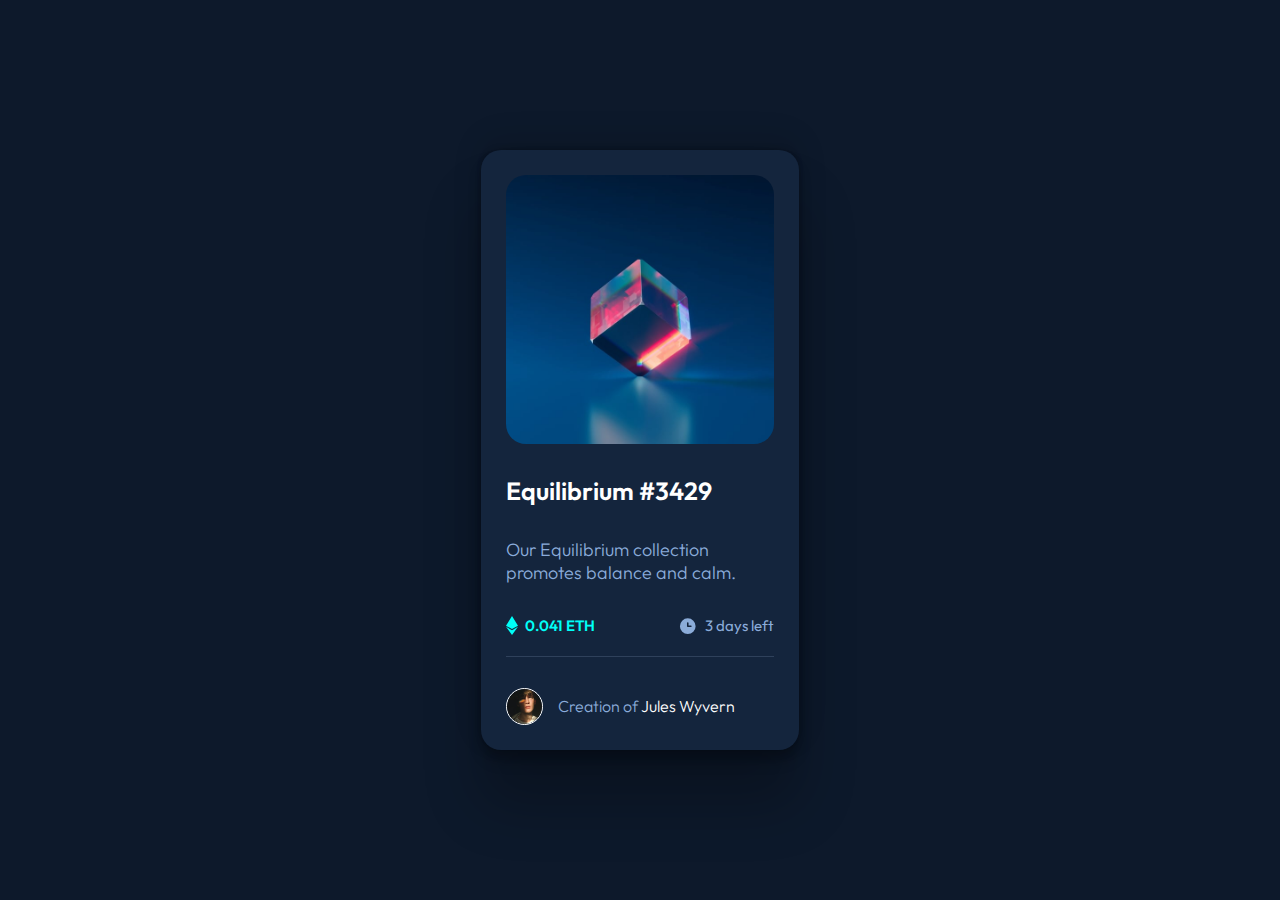
<file: nft-preview-card-component-main-main/index.html>
<!DOCTYPE html>
<html lang="en">
  <head>
    <meta charset="UTF-8">
    <meta name="viewport" content="width=device-width, initial-scale=1.0">
    <link rel="stylesheet" href="style.css" class="css">
    <title>Frontend Mentor | NFT preview card component</title>

  </head>
  <body>
    <div class="content">
      <div class="nftImg">
        <img src="images/image-equilibrium.jpg" alt="ntf Image">
        <svg class="svg" width="48" height="48" xmlns="http://www.w3.org/2000/svg"><g fill="none" fill-rule="evenodd"><path d="M0 0h48v48H0z"/><path d="M24 9C14 9 5.46 15.22 2 24c3.46 8.78 12 15 22 15 10.01 0 18.54-6.22 22-15-3.46-8.78-11.99-15-22-15Zm0 25c-5.52 0-10-4.48-10-10s4.48-10 10-10 10 4.48 10 10-4.48 10-10 10Zm0-16c-3.31 0-6 2.69-6 6s2.69 6 6 6 6-2.69 6-6-2.69-6-6-6Z" fill="#FFF" fill-rule="nonzero"/></g></svg>
      </div>
      <h1>Equilibrium #3429</h1>
      <h2>Our Equilibrium collection promotes balance and calm.</h2>
      <div class="details">
        <div class="cost">
          <img src="images/icon-ethereum.svg" alt="ethereum">
          <p>0.041 ETH</p>
        </div>
        <div class="time">
          <img src="images/icon-clock.svg" alt="icon-clock">
          <p>3 days left</p>
        </div>
      </div>
      <div class="credits">
        <img src="images/image-avatar.png" alt="image-avatar">
        <p>Creation of <span class="name">Jules Wyvern</span></p>
      </div>
    </div>
  </body>
</html>
</file>
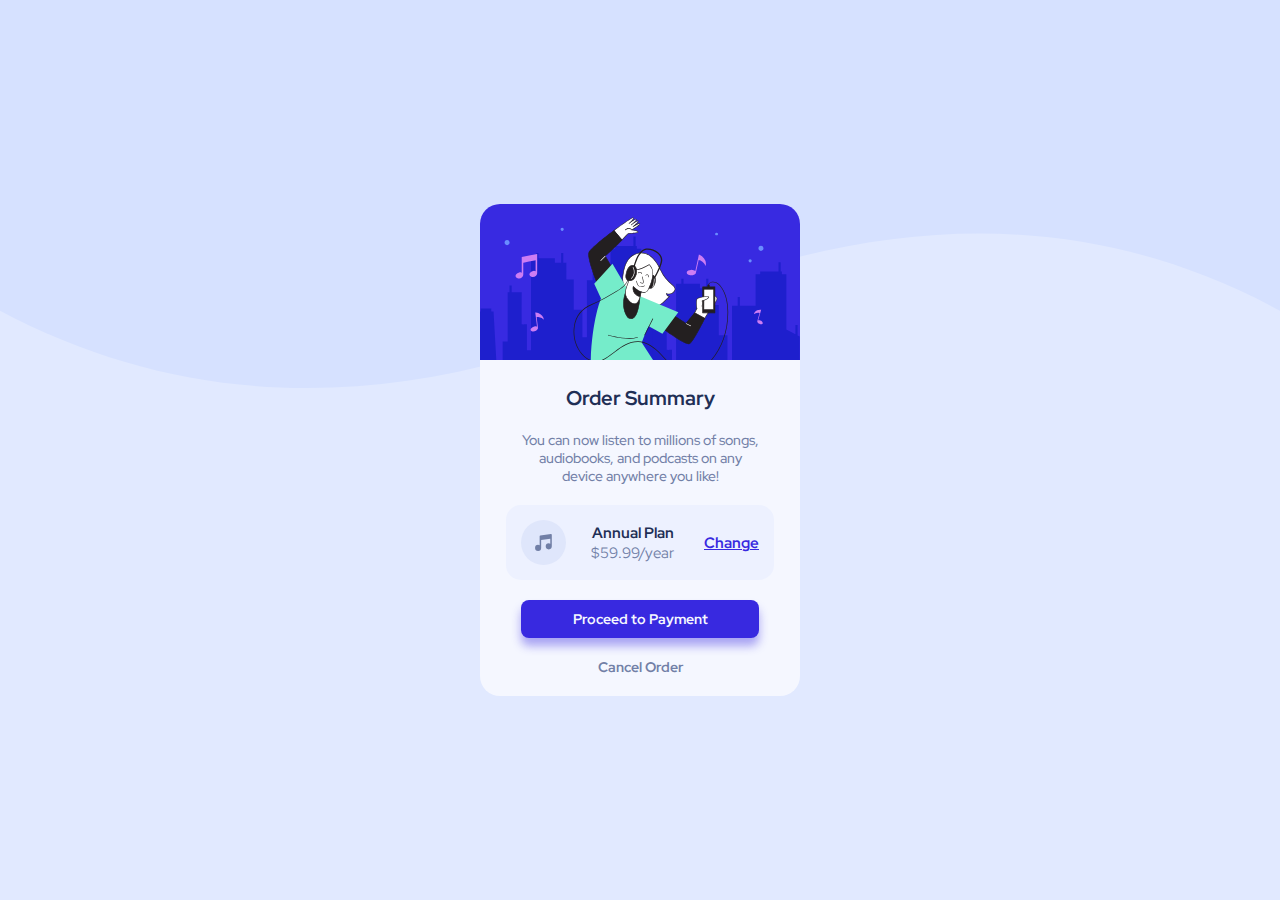
<file: order-summary-component-main-main/index.html>
<!DOCTYPE html>
<html lang="en">
  <head>
    <meta charset="UTF-8">
    <meta name="viewport" content="width=device-width, initial-scale=1.0">

    <link rel="stylesheet" href="style.css" class="css">
    <title>Frontend Mentor | Order summary card</title>

  </head>
  <body>
    <div class="card">
      <div class="header">
        <img src="images/illustration-hero.svg" alt="cape">
      </div>
      <div class="content">
        <h1>Order Summary</h1>
        <h2>You can now listen to millions of songs, audiobooks, and podcasts on any 
          device anywhere you like!</h2>
        <div class="details">
          <div class="price">
            <img src="images/icon-music.svg" alt="music-icon">
            <div class="priceText">
              <h3>Annual Plan</h3>
              <p>$59.99/year</p>
            </div>
          </div>
          <a href="#" target="_blank">Change</a>
        </div>
        <button class="buttonOne">Proceed to Payment</button>
        <button class="buttonTwo">Cancel Order</button>
      </div>
    </div>
  </body>
</html>
</file>
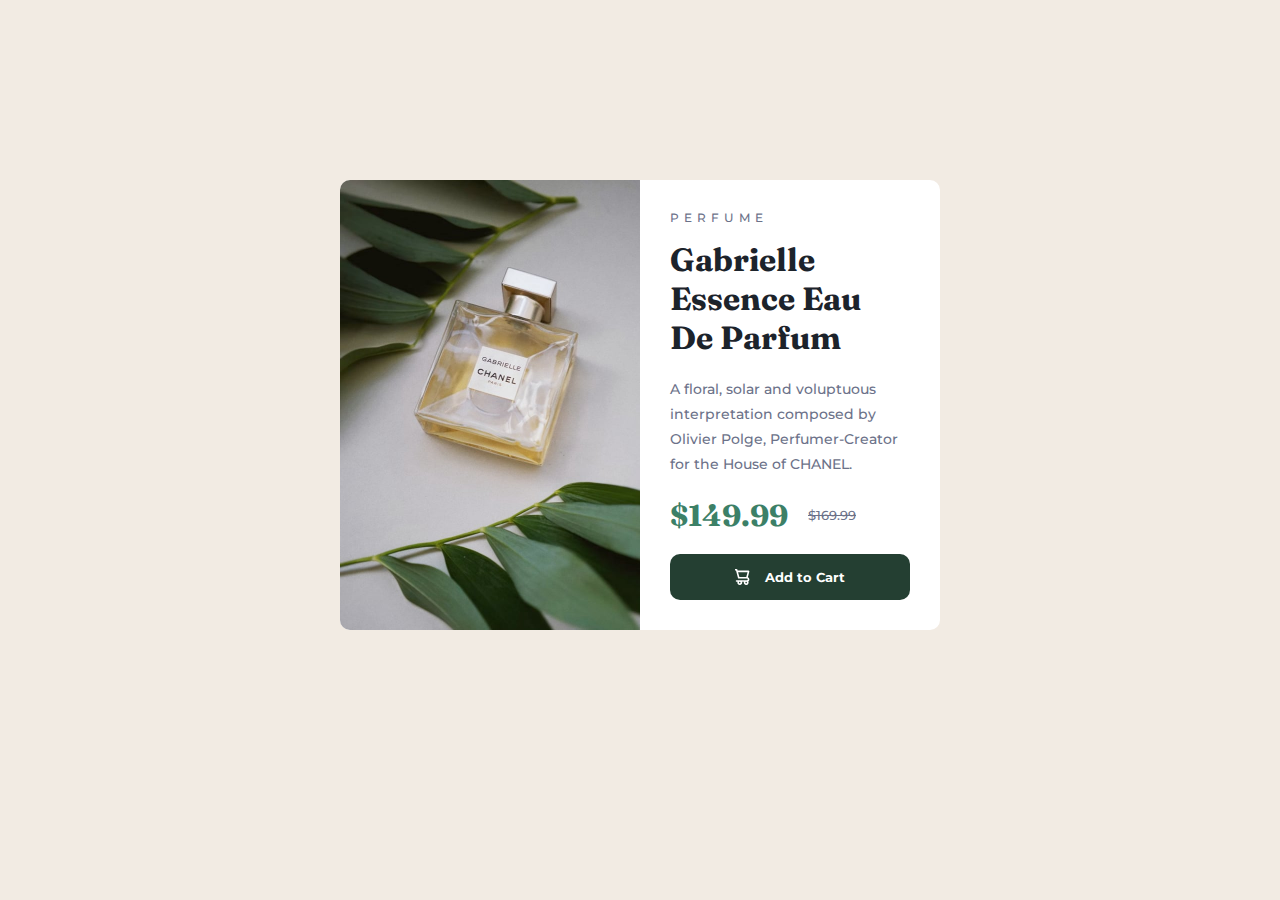
<file: Product-preview-card-component-main/index.html>
<!DOCTYPE html>
<html lang="en">
<head>
  <meta charset="UTF-8">
  <meta name="viewport" content="width=device-width, initial-scale=1.0">
  <link rel="icon" type="image/png" sizes="32x32" href="./images/favicon-32x32.png">
  <link rel="stylesheet" href="index.css">
  <title>Frontend Mentor | Product preview card component</title>

</head>
<body>
  <div class="card">
    <img src="image-product-desktop.jpg" alt="Perfumer-Creator">
    <img src="image-product-mobile.jpg" alt="Perfumer-Creator">
    <div class="card-text">
      <p class="p-title">PERFUME</p>
      <h1>Gabrielle Essence Eau De Parfum</h1>
      <h2>A floral, solar and voluptuous interpretation composed by Olivier Polge, 
        Perfumer-Creator for the House of CHANEL.</h2>
      <div class="prices">
        <p>$149.99</p>
        <p>$169.99</p>
      </div>
      <button><svg width="15" height="16" xmlns="http://www.w3.org/2000/svg"><path d="M14.383 10.388a2.397 2.397 0 0 0-1.518-2.222l1.494-5.593a.8.8 0 0 0-.144-.695.8.8 0 0 0-.631-.28H2.637L2.373.591A.8.8 0 0 0 1.598 0H0v1.598h.983l1.982 7.4a.8.8 0 0 0 .799.59h8.222a.8.8 0 0 1 0 1.599H1.598a.8.8 0 1 0 0 1.598h.943a2.397 2.397 0 1 0 4.507 0h1.885a2.397 2.397 0 1 0 4.331-.376 2.397 2.397 0 0 0 1.12-2.021ZM11.26 7.99H4.395L3.068 3.196h9.477L11.26 7.991Zm-6.465 6.392a.8.8 0 1 1 0-1.598.8.8 0 0 1 0 1.598Zm6.393 0a.8.8 0 1 1 0-1.598.8.8 0 0 1 0 1.598Z" fill="#FFF"/></svg>Add to Cart</button>
    </div>
  </div>
</body>
</html>
</file>
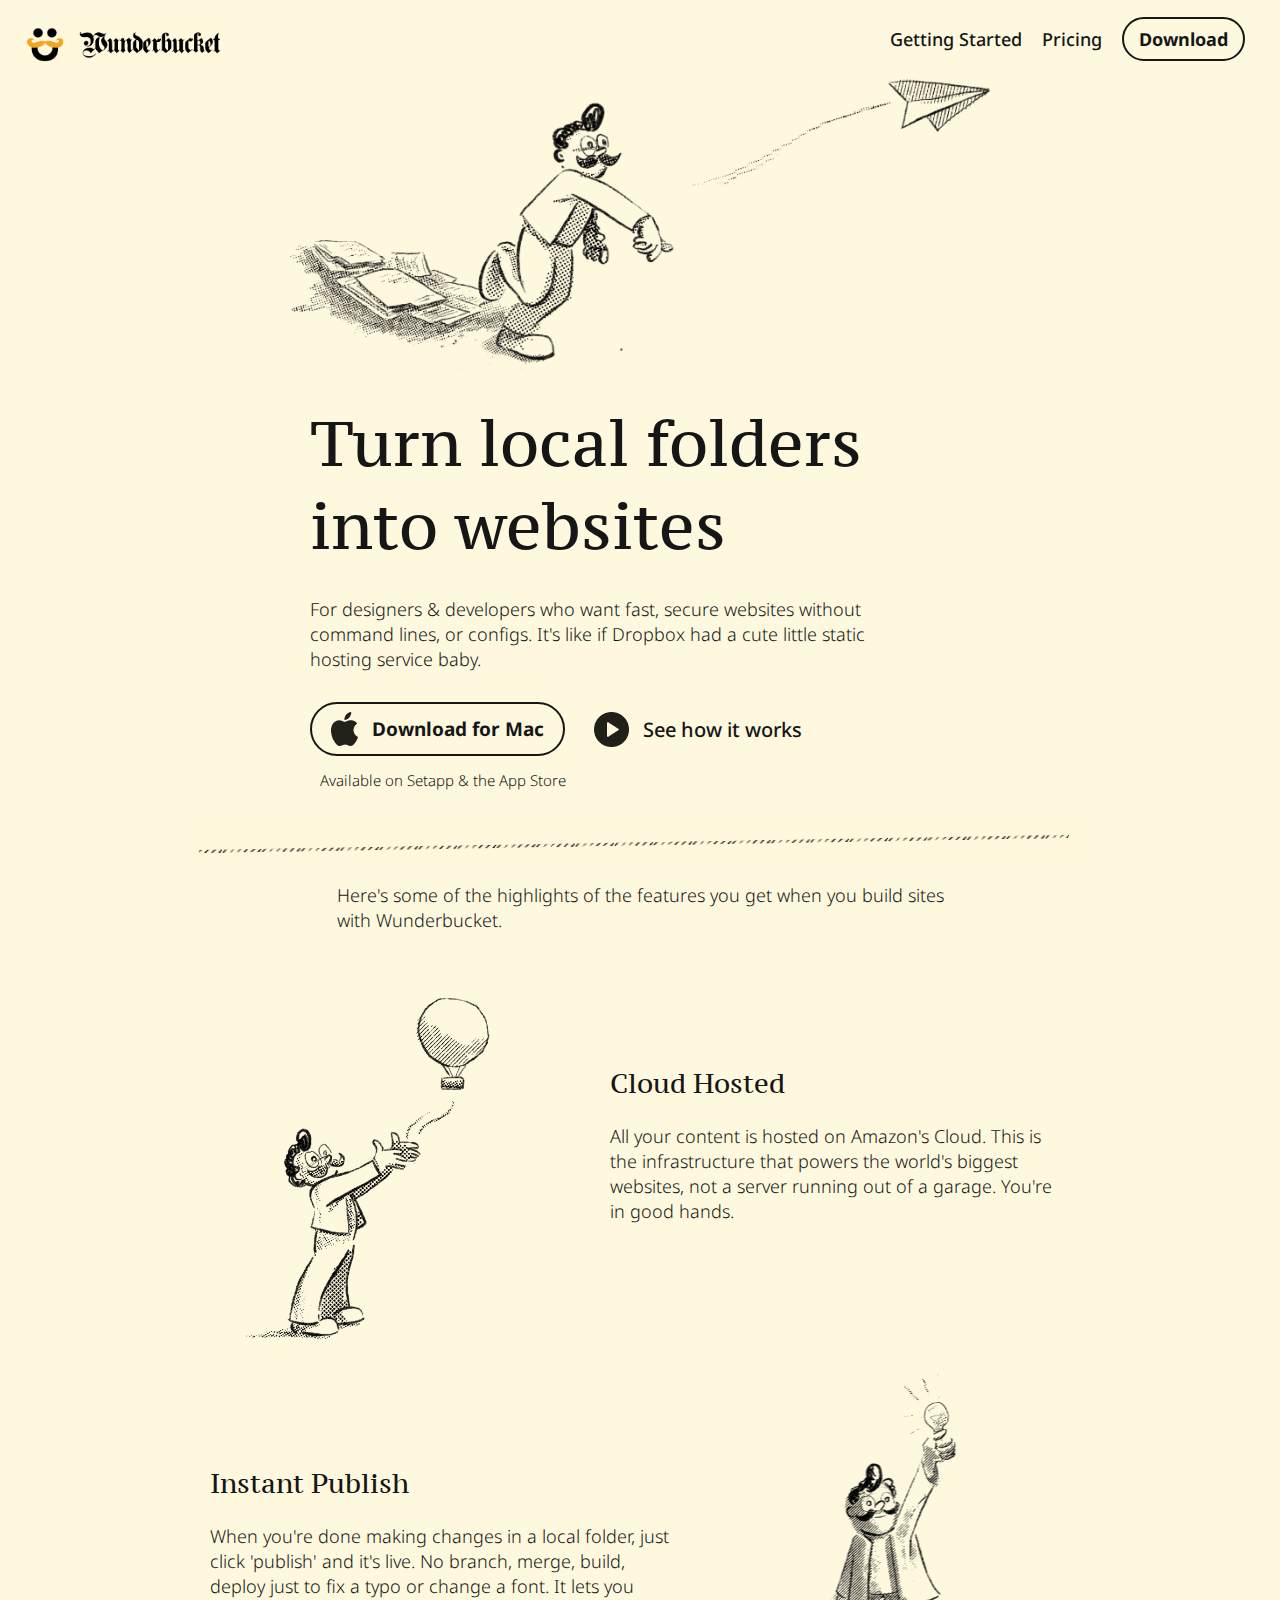
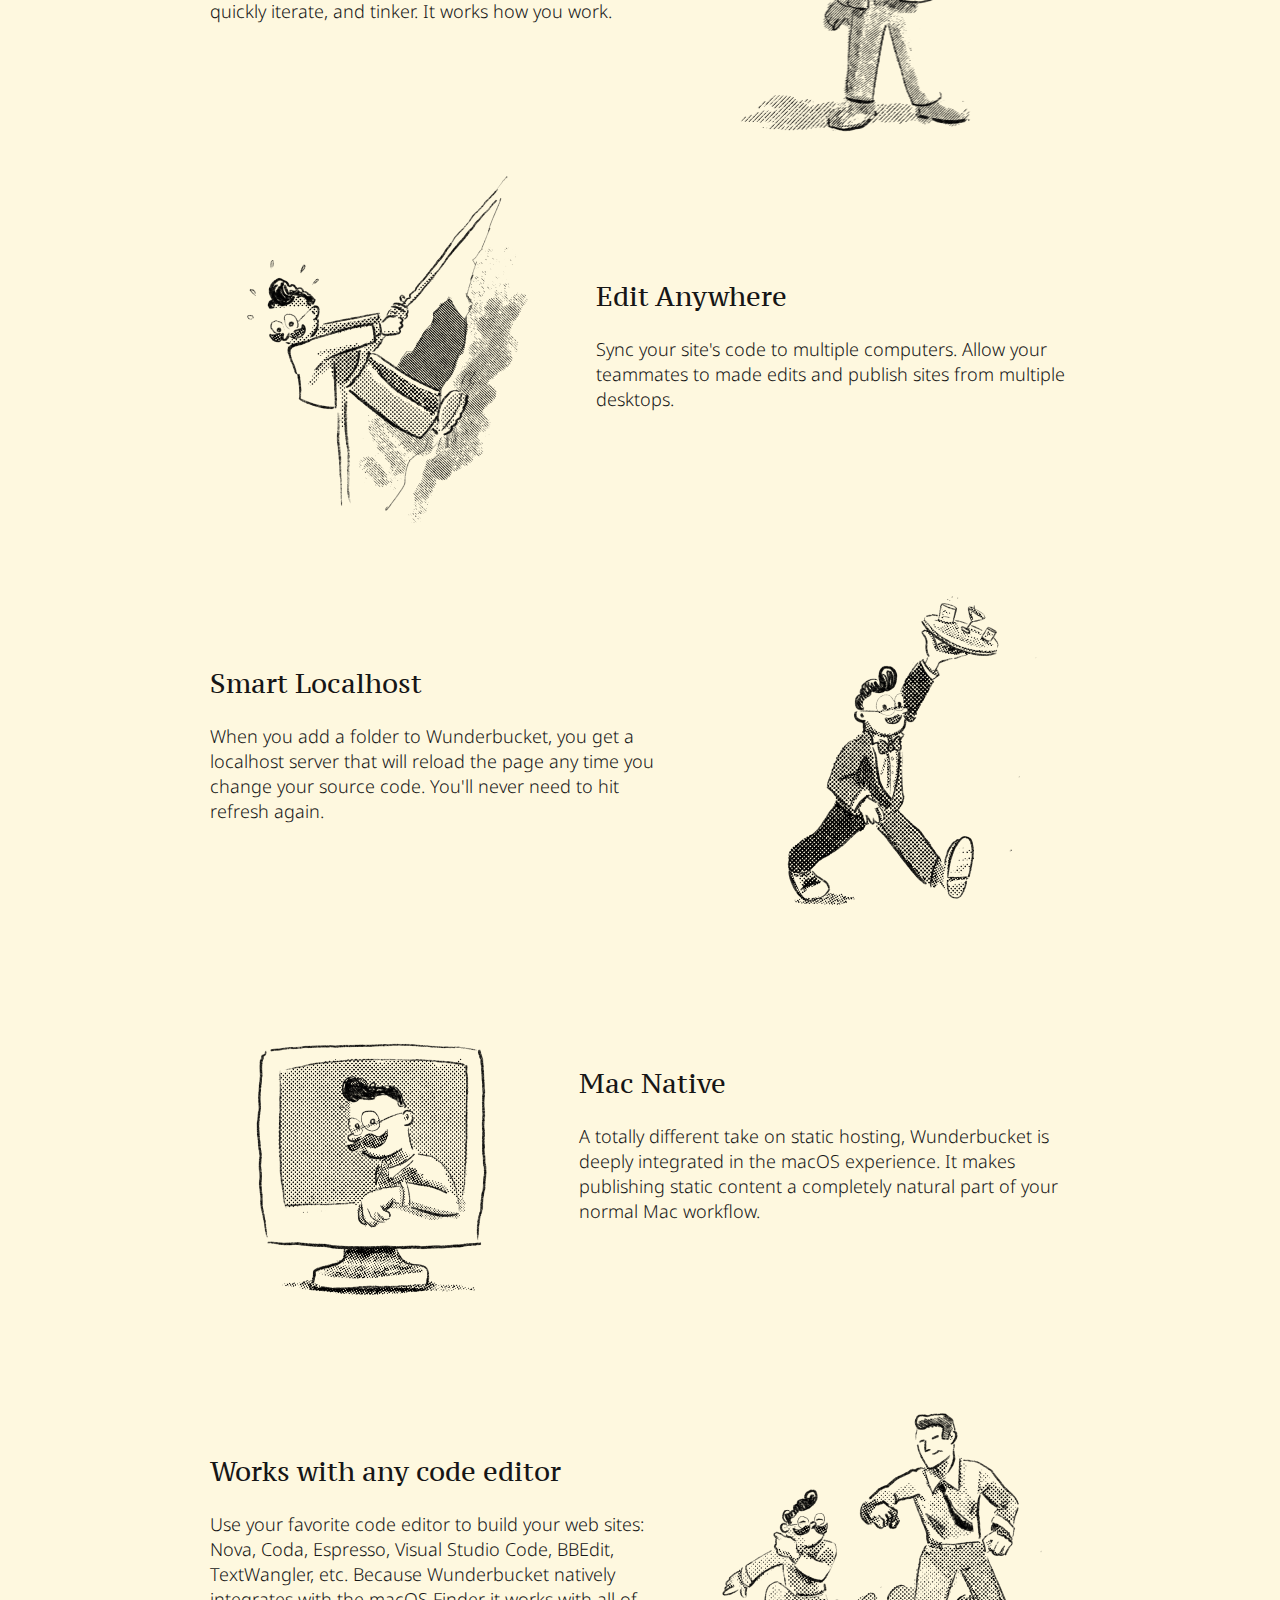
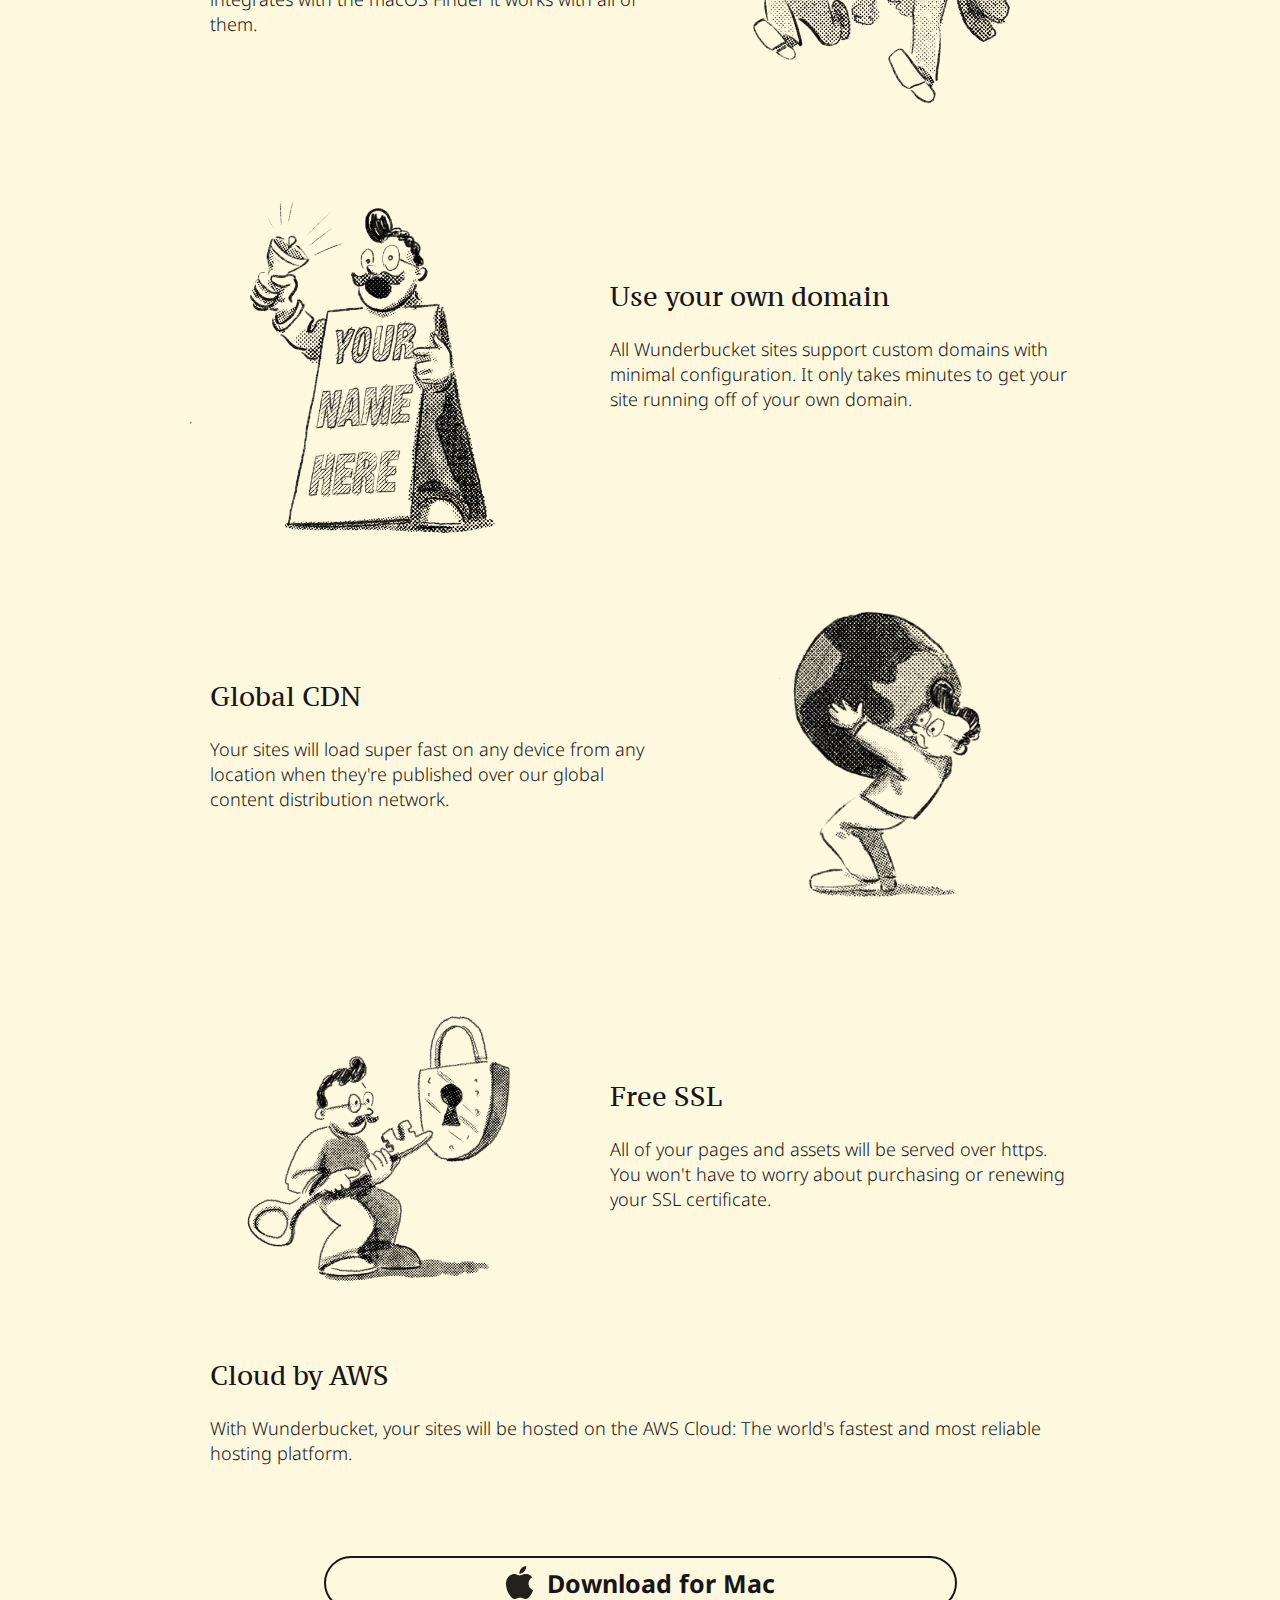
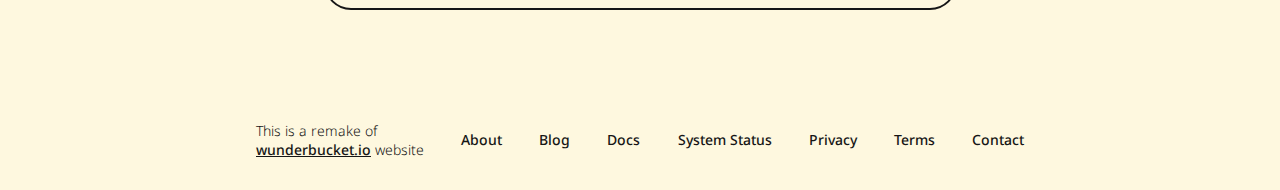
<file: wunderbucket--landing-page-main/index.html>
<!DOCTYPE html>
<html lang="en">
    <head>
        <meta charset="UTF-8">
        <meta http-equiv="X-UA-Compatible" content="IE=edge">
        <meta name="viewport" content="width=device-width, initial-scale=1.0">
        <title>Wunderbucket</title>
        <link rel="stylesheet" href="style.css">
        <link rel="icon" href="/images/logo.png">
    </head>
    <body>
        <header>
            <img src="images/logoText.png">
            <nav>
                <ul>
                    <li><a href="#">Getting Started</a></li>
                    <li><a href="#">Pricing</a></li>
                    <li><button><a href="#">Download</a></button></li>
                </ul>
            </nav>
        </header>
        <section class="hero">
            <img src="images/hero@2x.png" alt="hero">
            <h1>Turn local folders into websites</h1>
            <h2>For designers & developers who want fast, secure websites without<br>command lines, or configs. It's like if Dropbox had a cute little static<br>hosting service baby.</h2>
            <div class="landingSectionButtons">
                <button><img src="images/appleIcon.png" alt="appleIcon"> Download for Mac</button>
                <button><img src="images/playIcon.png" alt="playIcon"> See how it works</button>
            </div>
            <p>Available on Setapp & the App Store</p>
        </section>
        <section class="aboutSection">
            <img src="images/transition1.png" class="transition" alt="transition">
            <h2>Here's some of the highlights of the features you get when you build sites<br>with Wunderbucket.</h2>
            <div class="featureTypeOne feature">
                <img src="" id="featureOneImg" alt="cloud-hosted">
                <p id="featureOneText"></p>
            </div>
            <div class="featureTypeTwo feature">
                <img src="" id="featureTwoImg" alt="instant-publish">
                <p id="featureTwoText"></p>
            </div>
            <div class="featureTypeOne feature">
                <img src="" id="featureThreeImg" alt="edit-anywhere">
                <p id="featureThreeText"></p>
            </div>
            <div class="featureTypeTwo feature">
                <img src="" id="featureFourImg" alt="smart-localhost">
                <p id="featureFourText"></p>
            </div>
            <div class="featureTypeOne feature">
                <img src="" id="featureFiveImg" alt="mac-native">
                <p id="featureFiveText"></p>
            </div>
            <div class="featureTypeTwo feature">
                <img src="" id="featureSixImg" alt="any-editor">
                <p id="featureSixText"></p>
            </div>
            <div class="featureTypeOne feature">
                <img src="" id="featureSevenImg" alt="custom-domains">
                <p id="featureSevenText"></p>
            </div>
            <div class="featureTypeTwo feature">
                <img src="" id="featureEightImg" alt="global-cdn">
                <p id="featureEightText"></p>
            </div>
            <div class="featureTypeOne feature">
                <img src="" id="featureNineImg" alt="free-ssl">
                <p id="featureNineText"></p>
            </div>
            <p> <span>Cloud by AWS</span>
                <br><br>
                With Wunderbucket, your sites will be hosted on the AWS Cloud: The world's fastest and most reliable hosting platform.
            </p>
            <button>
                <img src="images/appleIcon.png" alt="Download">
                Download for Mac
            </button>
        </section>
        <footer>
            <ul>
                <li><span>This is a remake of</span><br>
                    <a href="https://wunderbucket.io/" target="_blank">wunderbucket.io</a><span> website</span></li>
                <li><a>About</a></li>
                <li><a>Blog</a></li>
                <li><a>Docs</a></li>
                <li><a>System Status</a></li>
                <li><a>Privacy</a></li>
                <li><a>Terms</a></li>
                <li><a>Contact</a></li>
            </ul>
        </footer>
        <script src="index.js"></script>
    </body>
</html>
</file>
<file: nft-preview-card-component-main-main/style.css>
@import url('https://fonts.googleapis.com/css2?family=Outfit:wght@300;400;600&display=swap');
*{
    margin: 0;
    padding: 0;
}
body{
    background-color: hsl(217, 54%, 11%);
    height: 100vh;
    display: flex;
    justify-content: center;
    align-items: center;
    font-family: 'Outfit', sans-serif;
}
.content{
    margin: 0;
    background-color: hsl(216, 50%, 16%);
    padding: 25px;
    display: flex;
    justify-content: space-between;
    align-items: flex-start;
    flex-direction: column;
    border-radius: 20px;
    height: 550px;
    width: 21%;
    box-shadow: rgba(0, 0, 0, 0.25) 0px 54px 55px, rgba(0, 0, 0, 0.12) 0px -12px 30px, rgba(0, 0, 0, 0.12) 0px 4px 6px, rgba(0, 0, 0, 0.17) 0px 12px 13px, rgba(0, 0, 0, 0.09) 0px -3px 5px;
}
.nftImg{
    display: flex;
    justify-content: center;
    align-items: center;
}
.nftImg img{
    width: 100%;
    border-radius: 20px;
}
.nftImg::before{
    transition: 1s;
    opacity: 0;
}
.nftImg:hover::before{
    content: "";
    position: absolute;
    width: 21%;
    height:36.5%;
    background-color:hsla(178, 100%, 50%, 0.2);
    border-radius: 20px;
    transition: 1s;
    opacity: 1;
}
.nftImg:hover .svg{
    transition: 1s;
    opacity: 1;
    height: 50px;
    width: 100px;
    position: absolute;
    left: 50%;
    top: 50%;
    margin-top: -150px;
    margin-left: -25px;
}
.nftImg .svg{
    transition: 1s;
    opacity: 0;
}
.content h1{
    color: hsl(0, 0%, 100%);
    font-size: 25px;
    font-weight: 600;
}
.content h2{
    color: hsl(215, 51%, 70%);
    font-size: 18px;
    font-weight: 300;
}
.details{
    width: 100%;
    display: flex;
    flex-direction: row;
    justify-content: space-between;
    border-bottom: 1px solid hsl(215, 32%, 27%);
    padding-bottom: 20px;
}
.cost, .time{
    display: flex;
    flex-direction: row;
}
.cost img{
    width: 12px;
    height: 19px;
    margin-right: 7px;
}
.time img{
    width: 20px;
    height: 20px;
    margin-right: 7px;
}
.cost p{
    color: hsl(178, 100%, 50%);
    font-size: 15px;
    font-weight: 600;
}
.time p{
    color: hsl(215, 51%, 70%);
    font-size: 15px;
    font-weight: 400;
}
.credits{
    display: flex;
    flex-direction: row;
    justify-content: flex-start;
    align-items: center;
}
.credits img{
    width: 35px;
    border-radius: 20px;
    border: 1px white solid;
    margin-right: 15px;
}
.credits p{
    color: hsl(215, 51%, 70%);
    font-size: 16px;
    font-weight: 300;
}
.name{
    color: white
}
.content h1:hover, .name:hover{
    transition: 1s;
    color: hsl(178, 100%, 50%);
}
@media (max-width: 375px) {
    .content{
        margin: 0 20px;
        background-color: hsl(216, 50%, 16%);
        padding: 25px;
        display: flex;
        justify-content: space-between;
        align-items: flex-start;
        flex-direction: column;
        border-radius: 20px;
        height: 530px;
        width: 100%;
        box-shadow: none;
    }
    .nftImg:hover::before{
        content: "";
        position: absolute;
        width: 76%;
        height: 34.5%;
        background-color:hsla(178, 100%, 50%, 0.2);
        border-radius: 20px;
        transition: 1s;
        opacity: 1;
    }
}
</file>
<file: order-summary-component-main-main/style.css>
@import url('https://fonts.googleapis.com/css2?family=Red+Hat+Display:wght@500;700;900&display=swap');
*{
    margin: 0;
    padding: 0;
}
body{
    background-color: hsl(225, 100%, 94%);
    display: flex;
    justify-content: center;
    align-items: center;
    height: 100vh;
    font-family: 'Red Hat Display', sans-serif;
    background: url(./images/pattern-background-desktop.svg) no-repeat, #E1E9Ff;
    background-size: contain;
}
.card{
    display: flex;
    justify-content: center;
    align-items: center;
    flex-direction: column;
    width:25%;
    border-radius: 20px;
    background-color: hsl(225, 100%, 98%);
}
.header img{
    border-radius: 20px 20px 0 0;
    width: 100%;
}
.content{
    display: flex;
    justify-content: center;
    align-items: center;
    flex-direction: column;
    padding: 0px 45px;
}
.content h1{
    color: hsl(223, 47%, 23%);
    font-size: 20px;
    padding: 20px 0;
    font-weight: 700;
}
.content h2{
    color: hsl(224, 23%, 55%);
    font-size: 14px;
    text-align: center;
    font-weight: 500;
}
.price{
    display: flex;
    justify-content: center;
    align-items: center;
    flex-direction: row;
}
.details{
    margin: 20px 0;
    width: 100%;
    display: flex;
    justify-content: space-between;
    align-items: center;
    flex-direction: row;
    background-color: hsla(225, 100%, 94%, 0.4);
    padding: 15px;
    border-radius: 15px;
}
.price img{
    width: 45px;
    margin-right: 25px;
}
.priceText h3{
    color: hsl(223, 47%, 23%);
    font-size: 15px;
    text-align: center;
}
.priceText p{
    color: hsl(224, 23%, 55%);
    font-size: 15px;
    text-align: center;
}
.details a{
    color: hsl(245, 75%, 52%);
    font-size: 15px;
    text-align: center;
    font-weight: 700;
    text-decoration: underline 1px;
}
.buttonOne{
    background-color: hsl(245, 75%, 52%);
    width: 100%;
    padding: 10px;
    border: none;
    border-radius: 8px;
    color: hsl(225, 100%, 98%);
    font-size: 14px;
    font-weight: 700;
    font-family: 'Red Hat Display', sans-serif;
    box-shadow: hsla(245, 75%, 52%, 0.4) 0px 8px 10px;
}
.buttonOne:hover{
    transition: 1s;
    background-color: hsla(245, 75%, 52%, 0.6);
}
.details a:hover{
    text-decoration: none;
    transition: 1s;
    color: hsla(245, 75%, 52%, 0.6);
}
.buttonTwo{
    color: hsl(224, 23%, 55%);
    background-color: transparent;
    border: none;
    width: 100%;
    padding: 10px;
    font-size: 14px;
    font-weight: 700;
    font-family: 'Red Hat Display', sans-serif;
    margin: 10px 0;
}
.buttonTwo:hover{
    transition: 1s;
    color: hsl(223, 47%, 23%);
}
@media (max-width: 1181px) {
    .card{
        width: 90%;
    }
    .content{
        padding: 0px 30px;
    }
    body{
        height: 80vh;
    }
}
</file>
<file: Product-preview-card-component-main/index.css>
@import url('https://fonts.googleapis.com/css2?family=Montserrat:wght@500;700&display=swap');
@import url('https://fonts.googleapis.com/css2?family=Fraunces:wght@700&display=swap');
*{
    margin: 0;
    padding: 0;
}
body{
    background-color: hsl(30, 38%, 92%);
    display: flex;
    justify-content: center;
    align-items: center;
    height: 90vh;
}
.card{
    border-radius: 10px;
    display: flex;
    flex-direction: row;
    width: 600px;
    height: 450px;
    background-color: hsl(0, 0%, 100%);
}
.card img:nth-child(1){
    display: flex;
    width: 50%;
    border-radius: 10px 0 0 10px;
}
.card img:nth-child(2){
    display: none;
}
.card-text{
    padding: 30px;
}
.card-text .p-title{
    font-size: 12px;
    letter-spacing: 5px;
    font-weight: 500;
    font-family: 'Montserrat', sans-serif;
    color: hsl(228, 12%, 48%);
}
.card-text h1{
    font-family: 'Fraunces', serif;
    font-weight: 700;
    margin: 15px 0 20px 0;
    color: hsl(212, 21%, 14%);
}
.card-text h1:hover{
    color: hsl(158, 36%, 37%);
}
.card-text h2{
    font-size: 14px;
    line-height: 25px;
    font-weight: 500;
    font-family: 'Montserrat', sans-serif;
    color: hsl(228, 12%, 48%);
    margin: 0px 0 20px 0;
}
.prices{
    display: flex;
    flex-direction: row;
    align-items: center;
    margin: 0 0 20px 0;
}
.prices p:nth-child(1){
    font-family: 'Fraunces', serif;
    font-weight: 700;
    font-size: 30px;
    color: hsl(158, 36%, 37%);
    margin: 0 20px 0 0;
}
.prices p:nth-child(2){
    font-size: 13px;
    line-height: 25px;
    font-weight: 500;
    font-family: 'Montserrat', sans-serif;
    color: hsl(228, 12%, 48%);
    text-decoration: line-through;
}
button{
    background-color: #243F32;
    border: none;
    border-radius: 10px;
    padding: 15px 65px;
    color: white;
    width: 100%;
    display: flex;
    flex-direction: row;
    justify-content: space-between;
    font-family: 'Montserrat', sans-serif;
    font-weight: 700;
    font-size: 13px
}
button:focus{
    background-color: #243f32bc;
}
@media (max-width: 580px)
{
  body{
    background-color: hsl(30, 38%, 92%);
    display: flex;
    justify-content: center;
    align-items: center;
    height: auto;
}
.card{
    border-radius: 10px;
    display: flex;
    flex-direction: column;
    width: 600px;
    height: 630px;
    background-color: hsl(0, 0%, 100%);
    margin: 30px 20px;
    height: fit-content;
}
.card img:nth-child(1){
    display: none;
}
.card img:nth-child(2){
    display: flex;
    width: 100%;
    border-radius: 10px 10px 0 0px;
}
.card-text{
    padding: 20px;
}
.card-text .p-title{
    font-size: 12px;
    letter-spacing: 5px;
    font-weight: 500;
    font-family: 'Montserrat', sans-serif;
    color: hsl(228, 12%, 48%);
}
.card-text h1{
    font-family: 'Fraunces', serif;
    font-weight: 700;
    margin: 15px 0 15px 0;
    color: hsl(212, 21%, 14%);
}
}
</file>
<file: wunderbucket--landing-page-main/style.css>
@import url('https://fonts.googleapis.com/css2?family=PT+Serif+Caption:wght@300;400&display=swap'); /*font-family: 'PT Serif Caption', serif;*/
@import url('https://fonts.googleapis.com/css2?family=Noto+Sans:wght@300;500;700&display=swap'); /*font-family: 'Noto Sans', sans-serif;*/

*{
    margin: 0;
    padding: 0;
    border: none;
    color: #161616
}
a{
    cursor: pointer;
}
body{
    background-color: #FEF8DF;
}
header{
    display: flex;
    align-items: center;
    justify-content: space-between;
    top: 0;
    padding: 25px 25px 15px 25px;
}
header img{
    width: 200px;
}
header nav ul{
    list-style: none;
    display: flex;
    flex-direction: row;
}
header nav ul li{
    padding: 0px 10px;
    font-family: 'Noto Sans', sans-serif;
    font-weight: 500;
    font-size: 18px;
}
header nav ul li a{
    text-decoration: none;
}
header nav ul li button{
    margin-top: -20px;
    padding: 8px 15px;
    font-family: 'Noto Sans', sans-serif;
    font-weight: 700;
    font-size: 18px;
    background-color: transparent;
    border: 2px solid #161616;
    border-radius: 25px;
}
/*hero*/
.hero{
    display: flex;
    align-items: flex-start;
    justify-content: flex-start;
    flex-direction: column;
    width: 700px;
    margin: 0 auto;
}
.hero img{
    width: 100%;
}
.hero h1{
    margin: 30px 20px;
    font-family: 'PT Serif Caption', serif;
    font-size: 63px;
    font-weight: 300;
}
.hero h2{
    margin: 0px 20px 30px 20px;
}
.hero h2, .aboutSection h2, .feature p, .aboutSection p{
    margin: 0px 20px 30px 20px;
    font-family: 'Noto Sans', sans-serif;
    font-size: 18px;
    font-weight: 300;
    line-height: 25px;
}
.landingSectionButtons{
    margin: 0px 20px;
    display: flex;
    flex-direction: row;
}
.landingSectionButtons button:nth-child(1), .aboutSection button{
    display: flex;
    justify-content: center;
    align-items: center;
    padding: 8px 19px;
    font-family: 'Noto Sans', sans-serif;
    font-weight: 700;
    font-size: 19px;
    background-color: transparent;
    border: 2px solid #161616;
    border-radius: 30px;
    margin-right: 10px;
    cursor: pointer;
}
.landingSectionButtons button:nth-child(2){
    display: flex;
    justify-content: center;
    align-items: center;
    padding: 8px 19px;
    font-family: 'Noto Sans', sans-serif;
    font-weight: 500;
    font-size: 20px;
    background-color: transparent;
}
.landingSectionButtons button img, .aboutSection button img{
    margin-right: 14px;
    width: 27px;
}
.landingSectionButtons button:nth-child(2) img{
    width: 35px;
}
.hero p{
    margin: 10px 30px 30px 30px;
    font-family: 'Noto Sans', sans-serif;
    font-size: 15px;
    font-weight: 300;
    line-height: 28px;
}

.aboutSection{
    display: flex;
    justify-content: center;
    align-items: center;
    flex-direction: column;
    width: 900px;
    margin: 0 auto;
}
.transition{
    width: 100%;
}
.aboutSection h2{
    margin: 20px 20px 30px 20px;
}
.featureTypeOne{
    display: flex;
    flex-direction: row;
    align-items: center;
}
.featureTypeTwo{
    display: flex;
    flex-direction: row-reverse;
    align-items: center;
}
.feature img{
    height: 400px;
}
.feature p span, .aboutSection p span{
    font-family: 'PT Serif Caption', serif;
    font-size: 26px;
    font-weight: 300;
}
.aboutSection button{
    padding: 8px 180px;
    font-size: 25px;
    background-color: transparent;
    border: 2px solid #161616;
    border-radius: 30px;
    margin: 60px 0 80px 0;
}
footer{
    display: flex;
    align-items: center;
    width: 60vw;
    margin: 0 auto;
    height: 100px;
}
footer ul{
    list-style: none;
    display: flex;
    align-items: center;
    justify-content: space-between;
    flex-direction: row;
    width: 100%;
}
footer ul li {
    font-family: 'Noto Sans', sans-serif;
    font-size: 14px;
    font-weight: 500;
}
footer ul li span{
    font-family: 'Noto Sans', sans-serif;
    font-size: 14px;
    font-weight: 300;
}

/*animations*/
.aboutSection button:hover, .landingSectionButtons button:nth-child(1):hover{
    transition: 0.5s;
    background-color: #F6AF9C;
}
@media (max-width: 800px) {
    .aboutSection, .hero{
        margin: 0 auto;
        width: 90%;
    }
    .hero h1, .hero h2, .hero p{
        text-align: center;
    }
    .landingSectionButtons, .featureTypeOne, .featureTypeTwo{
        margin: 0 auto;
        flex-direction: column;
    }
    .feature img{
        margin: 0 auto;
    }
    .feature p, .aboutSection p{
        text-align: center;
    }
    .aboutSection button{
        padding: 8px 80px;
    }
    footer{
        margin: 50px auto;
        padding-bottom: 50px;
    }
    footer ul{
        flex-direction: column-reverse;
        justify-content: space-between;
        height: 260px;
    }
    header nav ul li:nth-child(2), header nav ul li:nth-child(3){
        display: none;
    }
}
</file>
